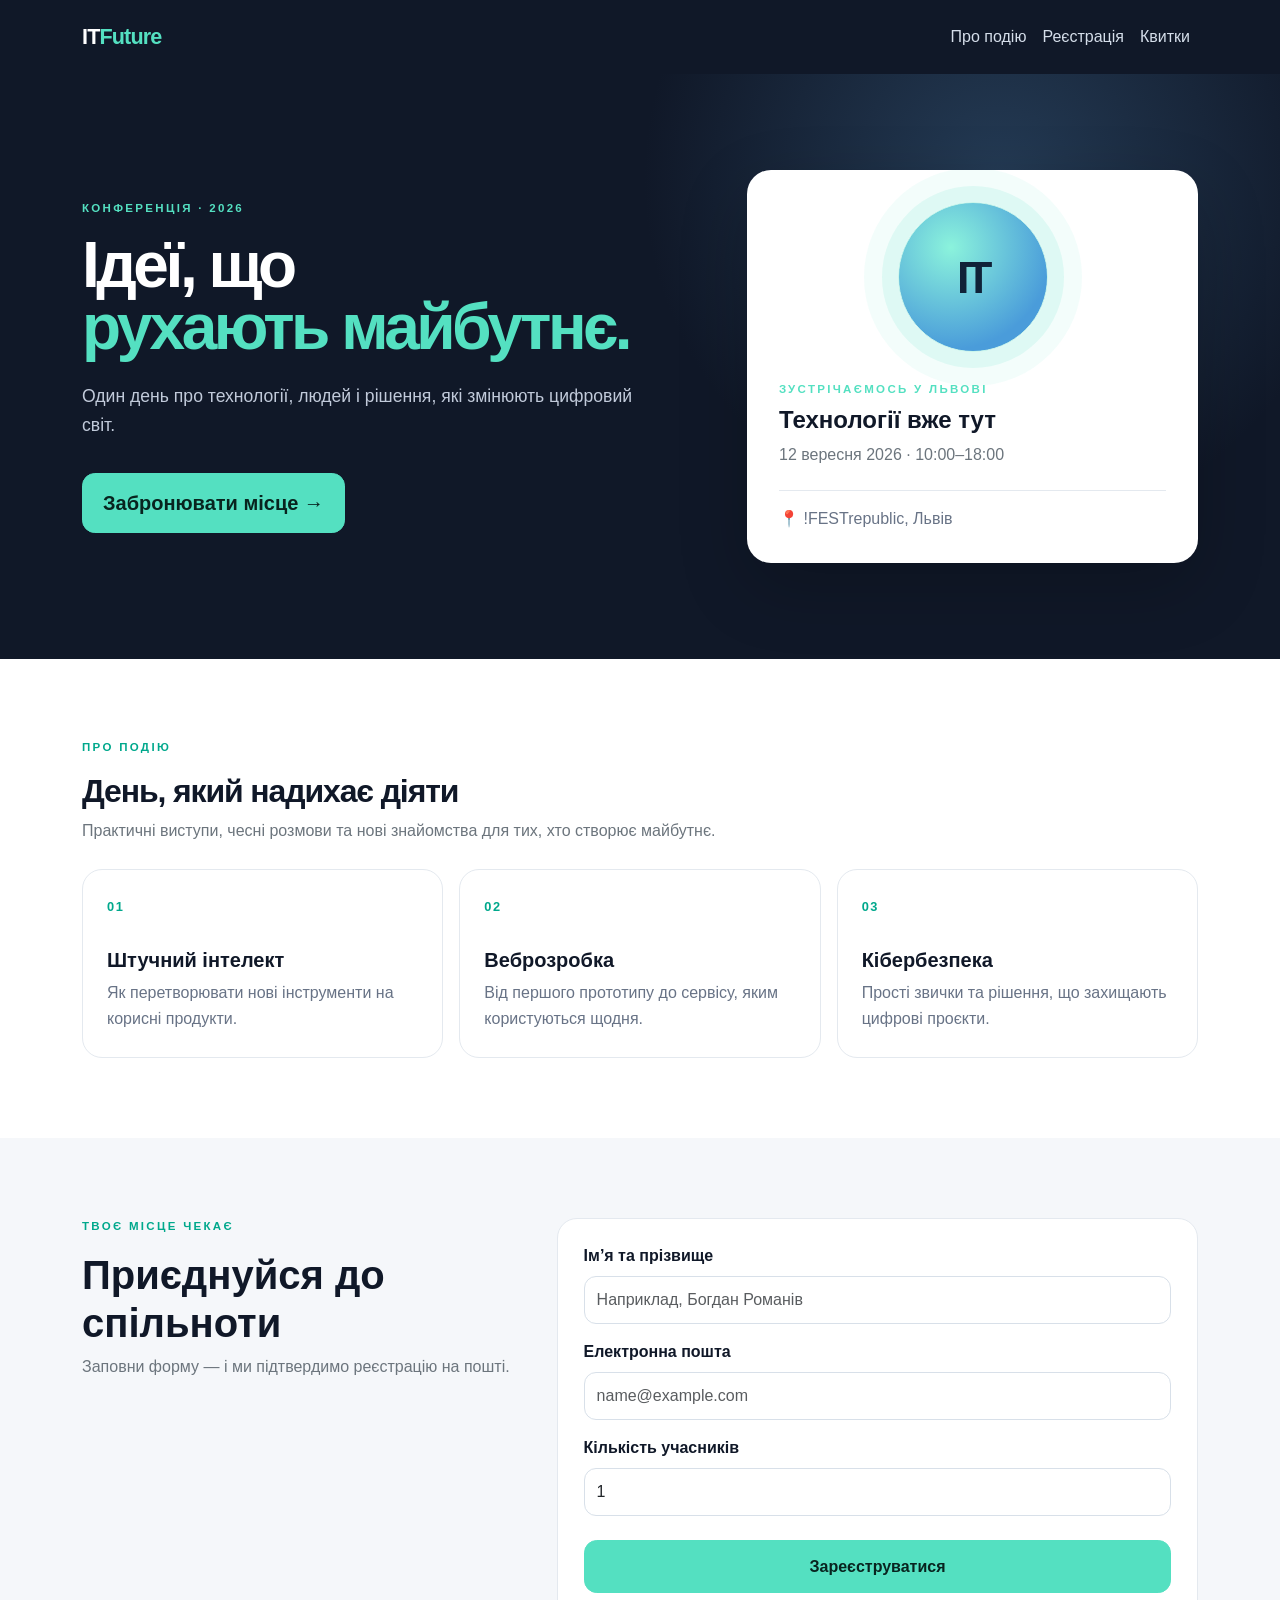
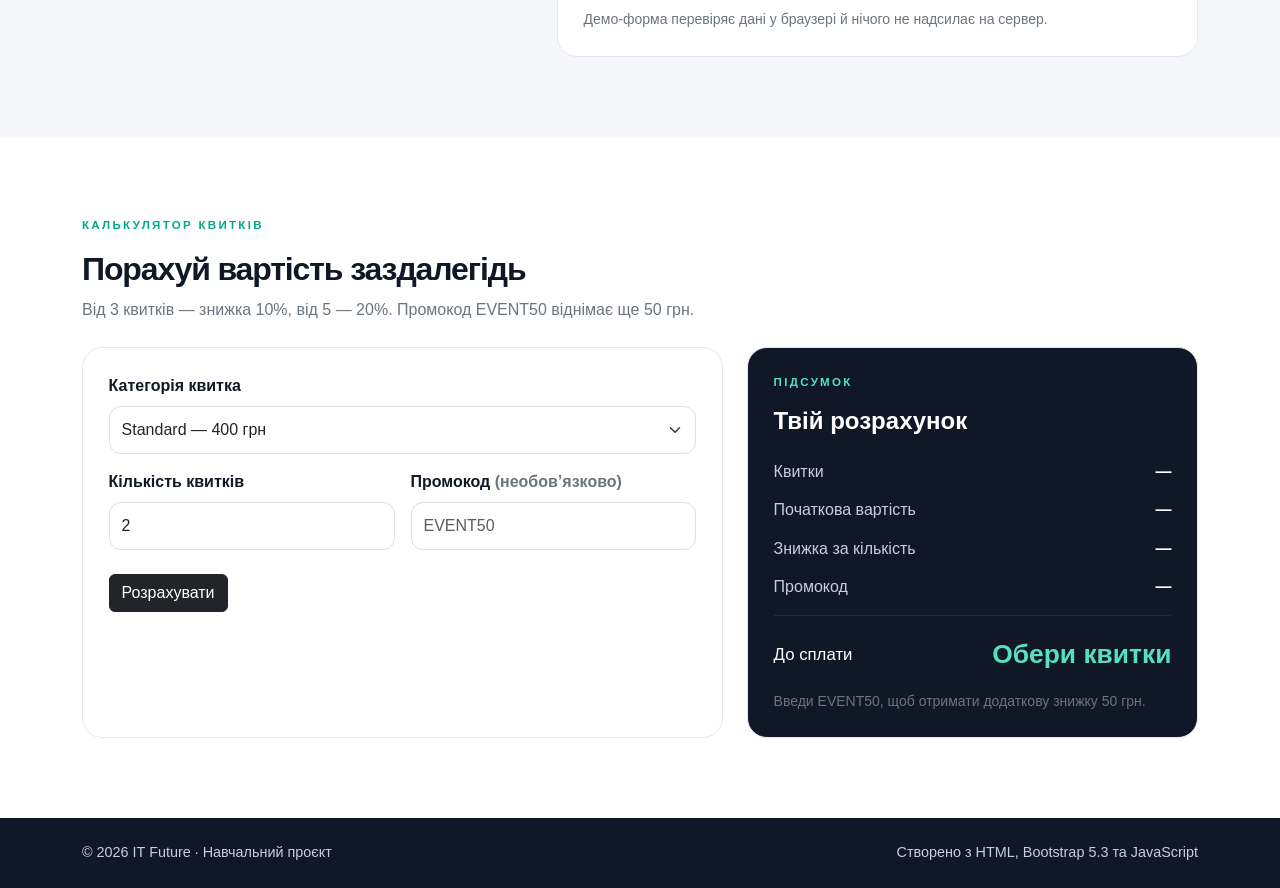
<file: module10-bootstrap-event/index.html>
<!doctype html>
<html lang="uk">
<head>
  <meta charset="utf-8">
  <meta name="viewport" content="width=device-width, initial-scale=1">
  <meta name="description" content="Реєстрація на IT Future та калькулятор вартості квитків.">
  <title>IT Future — квитки на подію</title>
  <link href="https://cdn.jsdelivr.net/npm/bootstrap@5.3.3/dist/css/bootstrap.min.css" rel="stylesheet">
  <link rel="stylesheet" href="style.css">
  <script src="https://cdn.jsdelivr.net/npm/bootstrap@5.3.3/dist/js/bootstrap.bundle.min.js" defer></script>
  <script src="script.js" defer></script>
</head>
<body>
  <nav class="navbar navbar-expand-lg navbar-dark site-nav">
    <div class="container">
      <a class="navbar-brand fw-bold" href="#top">IT<span>Future</span></a>
      <button class="navbar-toggler" type="button" data-bs-toggle="collapse" data-bs-target="#mainNav" aria-label="Відкрити меню">
        <span class="navbar-toggler-icon"></span>
      </button>
      <div class="collapse navbar-collapse" id="mainNav">
        <div class="navbar-nav ms-auto">
          <a class="nav-link" href="#about">Про подію</a>
          <a class="nav-link" href="#register">Реєстрація</a>
          <a class="nav-link" href="#tickets">Квитки</a>
        </div>
      </div>
    </div>
  </nav>

  <main id="top">
    <section class="hero-section">
      <div class="container py-5">
        <div class="row align-items-center g-4">
          <div class="col-lg-7">
            <p class="eyebrow">КОНФЕРЕНЦІЯ · 2026</p>
            <h1 class="display-3 fw-bold">Ідеї, що<br><span>рухають майбутнє.</span></h1>
            <p class="hero-copy">Один день про технології, людей і рішення, які змінюють цифровий світ.</p>
            <a class="btn btn-accent btn-lg" href="#register">Забронювати місце <span aria-hidden="true">→</span></a>
          </div>
          <div class="col-lg-5">
            <div class="event-card">
              <div class="event-orbit" aria-hidden="true"><span>IT</span></div>
              <p class="eyebrow mb-2">ЗУСТРІЧАЄМОСЬ У ЛЬВОВІ</p>
              <h2 class="h4 fw-bold">Технології вже тут</h2>
              <p class="text-secondary mb-0">12 вересня 2026 · 10:00–18:00</p>
              <div class="event-meta"><span>📍</span> !FESTrepublic, Львів</div>
            </div>
          </div>
        </div>
      </div>
    </section>

    <section id="about" class="section-pad">
      <div class="container">
        <div class="section-heading mb-4">
          <p class="eyebrow">ПРО ПОДІЮ</p>
          <h2 class="fw-bold">День, який надихає діяти</h2>
          <p class="text-secondary">Практичні виступи, чесні розмови та нові знайомства для тих, хто створює майбутнє.</p>
        </div>
        <div class="row g-3">
          <div class="col-md-4"><article class="topic-card h-100"><span class="topic-number">01</span><h3 class="h5 fw-bold">Штучний інтелект</h3><p class="mb-0">Як перетворювати нові інструменти на корисні продукти.</p></article></div>
          <div class="col-md-4"><article class="topic-card h-100"><span class="topic-number">02</span><h3 class="h5 fw-bold">Веброзробка</h3><p class="mb-0">Від першого прототипу до сервісу, яким користуються щодня.</p></article></div>
          <div class="col-md-4"><article class="topic-card h-100"><span class="topic-number">03</span><h3 class="h5 fw-bold">Кібербезпека</h3><p class="mb-0">Прості звички та рішення, що захищають цифрові проєкти.</p></article></div>
        </div>
      </div>
    </section>

    <section id="register" class="section-pad section-tint">
      <div class="container">
        <div class="row g-4 align-items-start">
          <div class="col-lg-5">
            <p class="eyebrow">ТВОЄ МІСЦЕ ЧЕКАЄ</p>
            <h2 class="display-6 fw-bold">Приєднуйся до спільноти</h2>
            <p class="text-secondary">Заповни форму — і ми підтвердимо реєстрацію на пошті.</p>
            <div id="registrationMessage" class="alert d-none" role="status" aria-live="polite"></div>
          </div>
          <div class="col-lg-7">
            <form id="registrationForm" class="panel-card" novalidate>
              <div class="mb-3">
                <label for="fullName" class="form-label">Ім’я та прізвище</label>
                <input class="form-control" id="fullName" name="fullName" type="text" autocomplete="name" placeholder="Наприклад, Богдан Романів" required minlength="3">
                <div class="invalid-feedback">Вкажи ім’я (щонайменше 3 символи).</div>
              </div>
              <div class="mb-3">
                <label for="email" class="form-label">Електронна пошта</label>
                <input class="form-control" id="email" name="email" type="email" autocomplete="email" placeholder="name@example.com" required>
                <div class="invalid-feedback">Введи коректну адресу електронної пошти.</div>
              </div>
              <div class="mb-4">
                <label for="attendees" class="form-label">Кількість учасників</label>
                <input class="form-control" id="attendees" name="attendees" type="number" min="1" max="20" value="1" required>
                <div class="invalid-feedback">Вкажи від 1 до 20 учасників.</div>
              </div>
              <button class="btn btn-accent w-100" type="submit">Зареєструватися</button>
              <p class="small text-secondary mt-3 mb-0">Демо-форма перевіряє дані у браузері й нічого не надсилає на сервер.</p>
            </form>
          </div>
        </div>
      </div>
    </section>

    <section id="tickets" class="section-pad">
      <div class="container">
        <div class="section-heading mb-4">
          <p class="eyebrow">КАЛЬКУЛЯТОР КВИТКІВ</p>
          <h2 class="fw-bold">Порахуй вартість заздалегідь</h2>
          <p class="text-secondary">Від 3 квитків — знижка 10%, від 5 — 20%. Промокод EVENT50 віднімає ще 50 грн.</p>
        </div>
        <div class="row g-4 align-items-stretch">
          <div class="col-lg-7">
            <form id="ticketForm" class="panel-card h-100">
              <div class="mb-3">
                <label for="ticketType" class="form-label">Категорія квитка</label>
                <select class="form-select" id="ticketType" name="ticketType">
                  <option value="standard">Standard — 400 грн</option>
                  <option value="vip">VIP — 800 грн</option>
                </select>
              </div>
              <div class="row g-3">
                <div class="col-sm-6">
                  <label for="ticketQuantity" class="form-label">Кількість квитків</label>
                  <input class="form-control" id="ticketQuantity" name="ticketQuantity" type="number" min="1" max="20" value="2" required>
                </div>
                <div class="col-sm-6">
                  <label for="promoCode" class="form-label">Промокод <span class="text-secondary">(необов’язково)</span></label>
                  <input class="form-control text-uppercase" id="promoCode" name="promoCode" type="text" placeholder="EVENT50">
                </div>
              </div>
              <button class="btn btn-dark mt-4" type="submit">Розрахувати</button>
              <p id="ticketError" class="small text-danger mt-3 mb-0" role="alert"></p>
            </form>
          </div>
          <div class="col-lg-5">
            <aside id="ticketResult" class="summary-card h-100" aria-live="polite">
              <p class="eyebrow">ПІДСУМОК</p>
              <h3 class="h4 fw-bold mb-4">Твій розрахунок</h3>
              <div class="summary-line"><span>Квитки</span><strong id="ticketDetails">—</strong></div>
              <div class="summary-line"><span>Початкова вартість</span><strong id="subtotal">—</strong></div>
              <div class="summary-line"><span>Знижка за кількість</span><strong id="quantityDiscount">—</strong></div>
              <div class="summary-line"><span>Промокод</span><strong id="promoDiscount">—</strong></div>
              <hr>
              <div class="summary-line total-line"><span>До сплати</span><strong id="finalTotal">Обери квитки</strong></div>
              <p id="promoNote" class="small text-secondary mt-3 mb-0">Введи EVENT50, щоб отримати додаткову знижку 50 грн.</p>
            </aside>
          </div>
        </div>
      </div>
    </section>
  </main>

  <footer class="site-footer">
    <div class="container d-flex flex-column flex-md-row justify-content-between gap-2">
      <span>© 2026 IT Future · Навчальний проєкт</span>
      <span>Створено з HTML, Bootstrap 5.3 та JavaScript</span>
    </div>
  </footer>
</body>
</html>
</file>
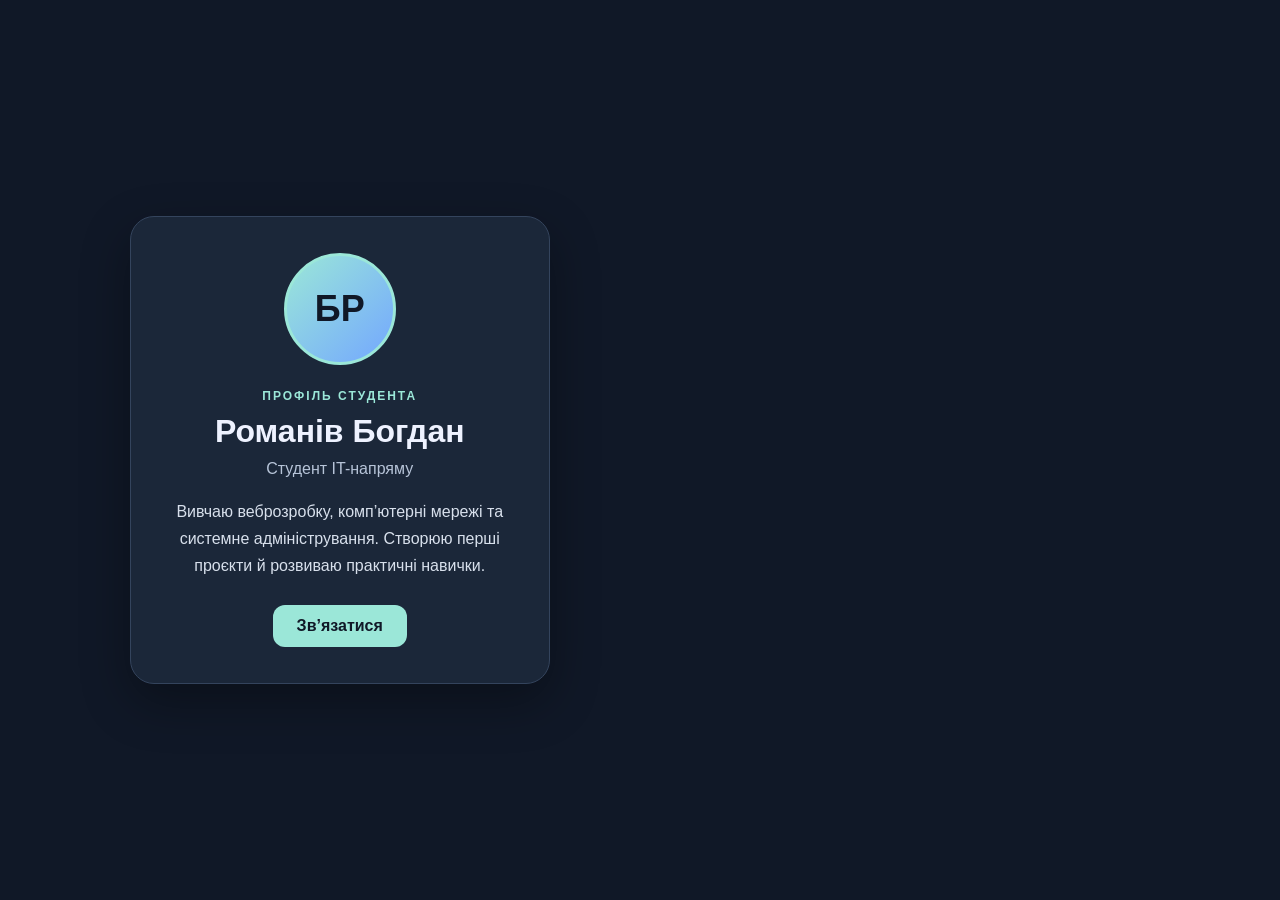
<file: task1.html>
<!DOCTYPE html>
<html lang="uk">
<head>
  <meta charset="UTF-8">
  <meta name="viewport" content="width=device-width, initial-scale=1.0">
  <title>Моя картка профілю</title>
  <link rel="stylesheet" href="style.css">
</head>
<body>
  <main>
    <article class="profile-card">
      <div class="avatar" aria-label="Аватар Богдана">БР</div>
      <p class="label">ПРОФІЛЬ СТУДЕНТА</p>
      <h1>Романів Богдан</h1>
      <p class="profession">Студент IT-напряму</p>
      <p class="description">Вивчаю веброзробку, комп’ютерні мережі та системне адміністрування. Створюю перші проєкти й розвиваю практичні навички.</p>
      <a class="contact-button" href="mailto:hello@example.com">Зв’язатися</a>
    </article>
  </main>
</body>
</html>
</file>
<file: module10-bootstrap-event/style.css>
:root {
  --ink: #101828;
  --muted: #687386;
  --mint: #54e0c1;
  --paper: #f5f7fa;
  --line: #e4e9ef;
}

* { box-sizing: border-box; }
html { scroll-behavior: smooth; }
body { margin: 0; color: var(--ink); background: #fff; font-family: Inter, "Segoe UI", Arial, sans-serif; }
.site-nav { background: #101828; padding: 1rem 0; }
.navbar-brand { font-size: 1.35rem; letter-spacing: -.04em; }
.navbar-brand span { color: var(--mint); }
.nav-link { color: #d5deea !important; }
.nav-link:hover { color: var(--mint) !important; }
.hero-section { color: white; background: radial-gradient(circle at 78% 18%, #243b55 0, transparent 32%), #101828; overflow: hidden; }
.hero-section .container { padding-top: 6rem !important; padding-bottom: 6rem !important; }
.eyebrow { color: #00a88c; font-size: .72rem; font-weight: 800; letter-spacing: .2em; }
.hero-section .eyebrow { color: var(--mint); }
.hero-section h1 { letter-spacing: -.055em; line-height: .98; }
.hero-section h1 span { color: var(--mint); }
.hero-copy { max-width: 36rem; margin: 1.4rem 0 2rem; color: #c1cada; font-size: 1.1rem; line-height: 1.7; }
.btn-accent { color: #08241f; background: var(--mint); border-color: var(--mint); font-weight: 750; border-radius: .8rem; padding: .85rem 1.25rem; }
.btn-accent:hover, .btn-accent:focus { color: #061a17; background: #78efd4; border-color: #78efd4; transform: translateY(-1px); }
.event-card { position: relative; min-height: 310px; padding: 2rem; overflow: hidden; background: #fff; border-radius: 1.5rem; color: var(--ink); box-shadow: 0 24px 70px #0003; }
.event-orbit { display: grid; place-items: center; width: 150px; height: 150px; margin: 0 auto 1.8rem; border: 1px solid #c8f6eb; border-radius: 50%; background: radial-gradient(circle at 35% 30%, #8bf3dc, #4a9cda 72%); box-shadow: 0 0 0 16px #54e0c122, 0 0 0 34px #54e0c111; color: #102238; font-size: 2.8rem; font-weight: 900; letter-spacing: -.1em; }
.event-meta { margin-top: 1.4rem; padding-top: 1rem; border-top: 1px solid var(--line); color: var(--muted); }
.section-pad { padding: 5rem 0; }
.section-tint { background: var(--paper); }
.section-heading { max-width: 43rem; }
.section-heading h2 { letter-spacing: -.035em; }
.section-heading > p:last-child { line-height: 1.65; }
.topic-card, .panel-card, .summary-card { border: 1px solid var(--line); border-radius: 1.25rem; background: #fff; padding: 1.6rem; }
.topic-card { padding: 1.5rem; transition: transform .2s ease, box-shadow .2s ease; }
.topic-card:hover { transform: translateY(-4px); box-shadow: 0 16px 35px #10182812; }
.topic-number { display: inline-block; margin-bottom: 2rem; color: #00a88c; font-size: .8rem; font-weight: 800; letter-spacing: .12em; }
.topic-card p { color: var(--muted); line-height: 1.65; }
.form-label { font-weight: 650; }
.form-control, .form-select { min-height: 48px; border-color: #d8e0e9; border-radius: .75rem; }
.form-control:focus, .form-select:focus { border-color: #53cbb1; box-shadow: 0 0 0 .22rem #54e0c133; }
.summary-card { background: #101828; color: white; }
.summary-card .eyebrow { color: var(--mint); }
.summary-line { display: flex; justify-content: space-between; gap: 1rem; margin: .9rem 0; color: #c5cfdd; }
.summary-line strong { color: white; text-align: right; }
.summary-card hr { border-color: #526071; }
.total-line { align-items: center; margin-top: 1.2rem; color: white; font-size: 1.05rem; }
.total-line strong { color: var(--mint); font-size: 1.65rem; }
.site-footer { padding: 1.5rem 0; color: #c5cfdd; background: #101828; font-size: .9rem; }
@media (max-width: 575.98px) {
  .hero-section .container { padding-top: 4rem !important; padding-bottom: 4rem !important; }
  .hero-section h1 { font-size: 2.8rem; }
  .section-pad { padding: 3.5rem 0; }
  .event-card { min-height: 0; }
  .summary-line { font-size: .92rem; }
}
</file>
<file: style.css>
* { box-sizing: border-box; }
body { min-height: 100vh; margin: 0; padding: 24px; display: grid; place-items: center; font-family: Arial, sans-serif; color: #eef2ff; background: #101827; }
.profile-card { width: min(100%, 420px); padding: 36px; text-align: center; background: #1b2739; border: 1px solid #34445d; border-radius: 24px; box-shadow: 0 18px 50px #0005; transition: transform .25s, box-shadow .25s; }
.profile-card:hover { transform: translateY(-6px); box-shadow: 0 24px 60px #0008; }
.avatar { width: 112px; height: 112px; margin: 0 auto 24px; display: grid; place-items: center; border: 3px solid #9be7d8; border-radius: 50%; color: #101827; background: linear-gradient(135deg,#9be7d8,#73a7ff); font-size: 36px; font-weight: 700; }
.label { margin: 0 0 10px; color: #9be7d8; font-size: 12px; font-weight: 700; letter-spacing: 2px; }
h1 { margin: 0; font-size: 32px; }
.profession { margin: 10px 0 20px; color: #b7c4d8; }
.description { margin: 0 0 26px; color: #d8e0ec; line-height: 1.7; }
.contact-button { display: inline-block; padding: 12px 24px; border-radius: 12px; color: #101827; background: #9be7d8; font-weight: 700; text-decoration: none; transition: background .2s, transform .2s; }
.contact-button:hover { transform: scale(1.04); background: #b5f5e8; }
@media (max-width: 480px) { .profile-card { padding: 28px 22px; } h1 { font-size: 27px; } }
</file>
